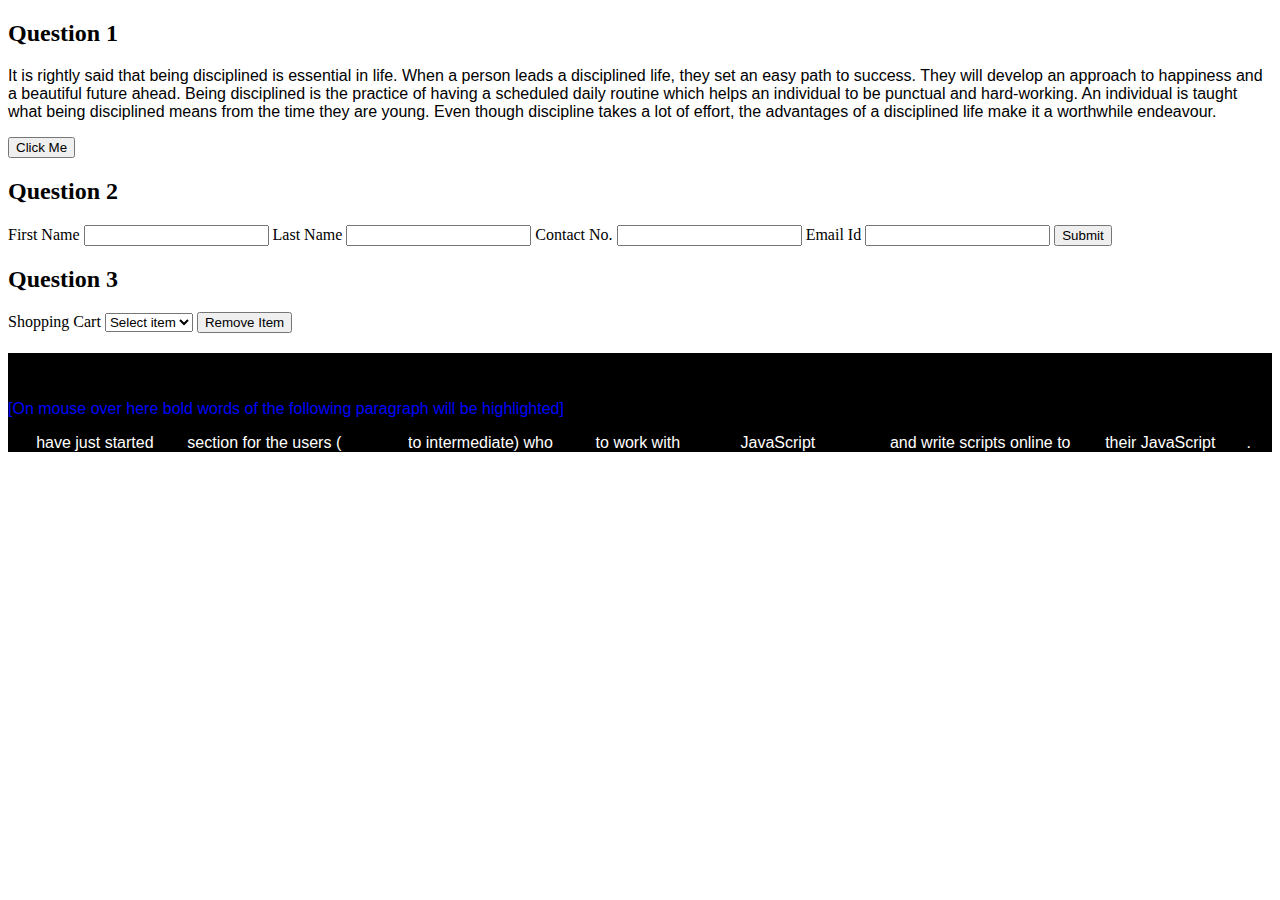
<file: Modules/WPT/ASSIGNMENTS/Assignment 2/index.html>
<!DOCTYPE html>
<html lang="en">
<head>
    <meta charset="UTF-8">
    <meta name="viewport" content="width=device-width, initial-scale=1.0">
    <title>Assignment 3</title>
    <link rel="stylesheet" href="style.css">
</head>
<body>
    <!-- question 1 -->
    <div>
        <h2>Question 1</h2>
        <p class="paragraph">It is rightly said that being disciplined is essential in life. When a person leads a disciplined life, they set an easy path to success. They will develop an approach to happiness and a beautiful future ahead. Being disciplined is the practice of having a scheduled daily routine which helps an individual to be punctual and hard-working. An individual is taught what being disciplined means from the time they are young. Even though discipline takes a lot of effort, the advantages of a disciplined life make it a worthwhile endeavour. </p>
        <button onclick="changeStyle()">Click Me</button>
    </div>

    <!-- question 2 -->
     <div>
        <h2>Question 2</h2>
        <form id="form">
            <label for="firstname">First Name</label>
            <input type="text" name="firstname" id="firstname">
            <label for="lastname">Last Name</label>
            <input type="text" name="lastname" id="lastname">
            <label for="contact">Contact No.</label>
            <input type="tel" name="contact" id="contact">
            <label for="email">Email Id</label>
            <input type="email" name="email" id="email">
            <button type="submit" id="submit">Submit</button>
        </form>
        <div id="show"></div>
     </div>

    <!-- question 3 -->
     <div>
        <h2>Question 3</h2>
        <label for="cart">Shopping Cart</label>
        <select name="cart" id="cart">
            <option value="">Select item</option>
            <option value="apple" data-icon="fa-solid fa-xmark">Apple <i class="fa-solid fa-xmark"></i></option>
            <option value="mango">Mango <i class="fa-solid fa-xmark"></i></option>
            <option value="guava">Guava <i class="fa-solid fa-xmark"></i></option>
            <option value="pineapple">Pineapple <i class="fa-solid fa-xmark"></i></option>
            <option value="kiwi">Kiwi <i class="fa-solid fa-xmark"></i></option>
        </select>
        <button id="removeButton">Remove Item</button>
     </div>

    <!-- question 4 -->
     <div class="hovereffect">
        <h2>Question 4</h2>
        <p onmouseover="boldwords()" id="para1">[On mouse over here bold words of the following paragraph will be highlighted] </p>
        <p id="para2">
            <span>We</span> have just started <span>this</span> section for the users (<span>beginner</span> to intermediate) who <span>want</span> to work with <span>various</span> JavaScript <span>problems</span> and write scripts online to <span>test</span> their JavaScript <span>skill</span>.</p>
     </div>
    
     
    <script src="script.js"></script>
</body>
</html>
</file>
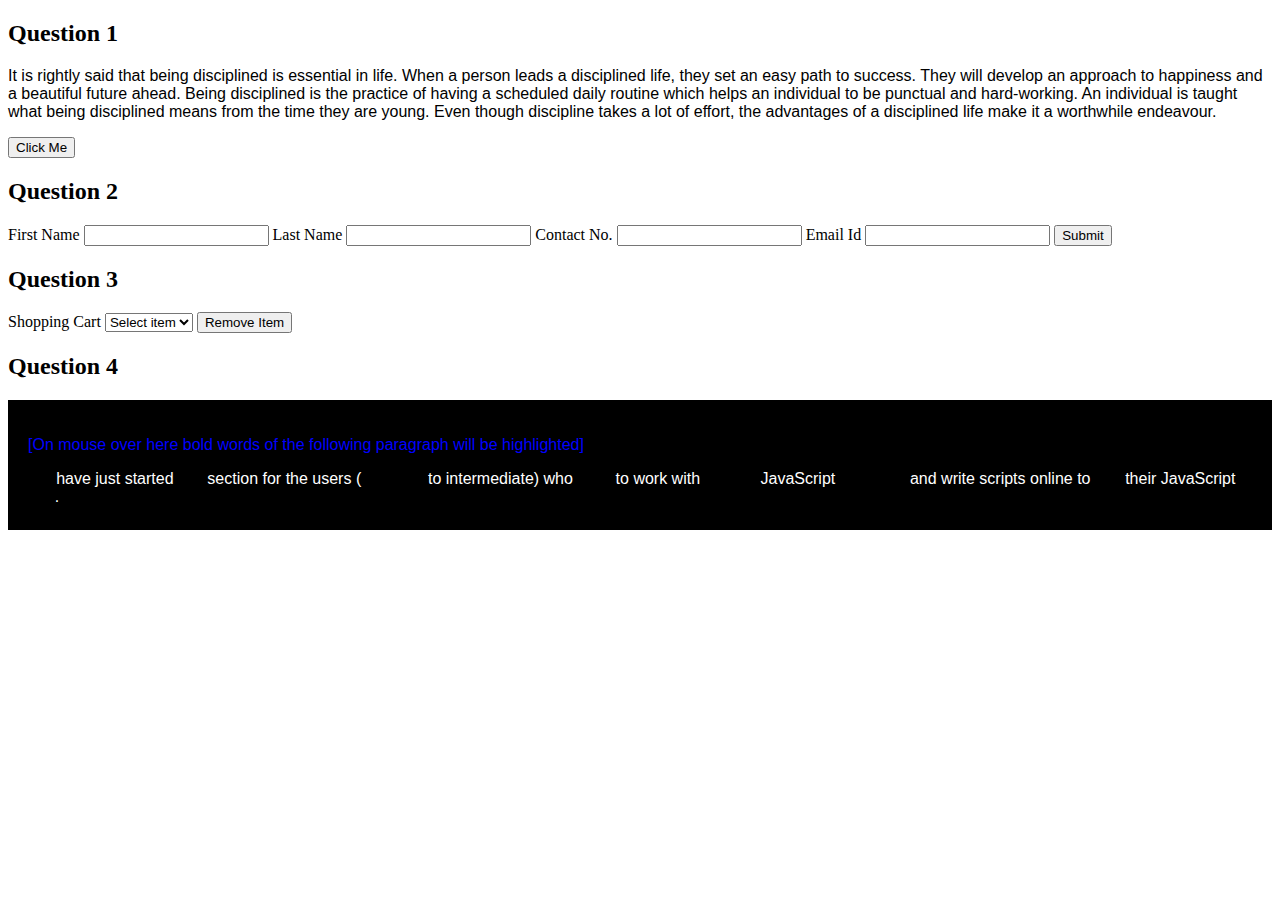
<file: Modules/WPT/ASSIGNMENTS/Assignment 3/index.html>
<!DOCTYPE html>
<html lang="en">
<head>
    <meta charset="UTF-8">
    <meta name="viewport" content="width=device-width, initial-scale=1.0">
    <title>Assignment 3</title>
    <link rel="stylesheet" href="style.css">
</head>
<body>
    <!-- question 1 -->
    <div>
        <h2>Question 1</h2>
        <p class="paragraph">It is rightly said that being disciplined is essential in life. When a person leads a disciplined life, they set an easy path to success. They will develop an approach to happiness and a beautiful future ahead. Being disciplined is the practice of having a scheduled daily routine which helps an individual to be punctual and hard-working. An individual is taught what being disciplined means from the time they are young. Even though discipline takes a lot of effort, the advantages of a disciplined life make it a worthwhile endeavour. </p>
        <button onclick="changeStyle()">Click Me</button>
    </div>

    <!-- question 2 -->
     <div>
        <h2>Question 2</h2>
        <form id="form">
            <label for="firstname">First Name</label>
            <input type="text" name="firstname" id="firstname">
            <label for="lastname">Last Name</label>
            <input type="text" name="lastname" id="lastname">
            <label for="contact">Contact No.</label>
            <input type="tel" name="contact" id="contact">
            <label for="email">Email Id</label>
            <input type="email" name="email" id="email">
            <button type="submit" id="submit">Submit</button>
        </form>
        <div id="show">

        </div>
     </div>

    <!-- question 3 -->
     <div>
        <h2>Question 3</h2>
        <label for="cart">Shopping Cart</label>
        <select name="cart" id="cart">
            <option value="">Select item</option>
            <option value="apple" data-icon="fa-solid fa-xmark">Apple <i class="fa-solid fa-xmark"></i></option>
            <option value="mango">Mango <i class="fa-solid fa-xmark"></i></option>
            <option value="guava">Guava <i class="fa-solid fa-xmark"></i></option>
            <option value="pineapple">Pineapple <i class="fa-solid fa-xmark"></i></option>
            <option value="kiwi">Kiwi <i class="fa-solid fa-xmark"></i></option>
        </select>
        <button id="removeButton">Remove Item</button>
     </div>

    <!-- question 4 -->
    <h2>Question 4</h2>
     <div class="hovereffect">        
        <p onmouseover="boldwords()" id="para1">[On mouse over here bold words of the following paragraph will be highlighted] </p>
        <p id="para2">
            <span>We</span> have just started <span>this</span> section for the users (<span>beginner</span> to intermediate) who <span>want</span> to work with <span>various</span> JavaScript <span>problems</span> and write scripts online to <span>test</span> their JavaScript <span>skill</span>.</p>
     </div>
    
     
    <script src="script.js"></script>
</body>
</html>
</file>
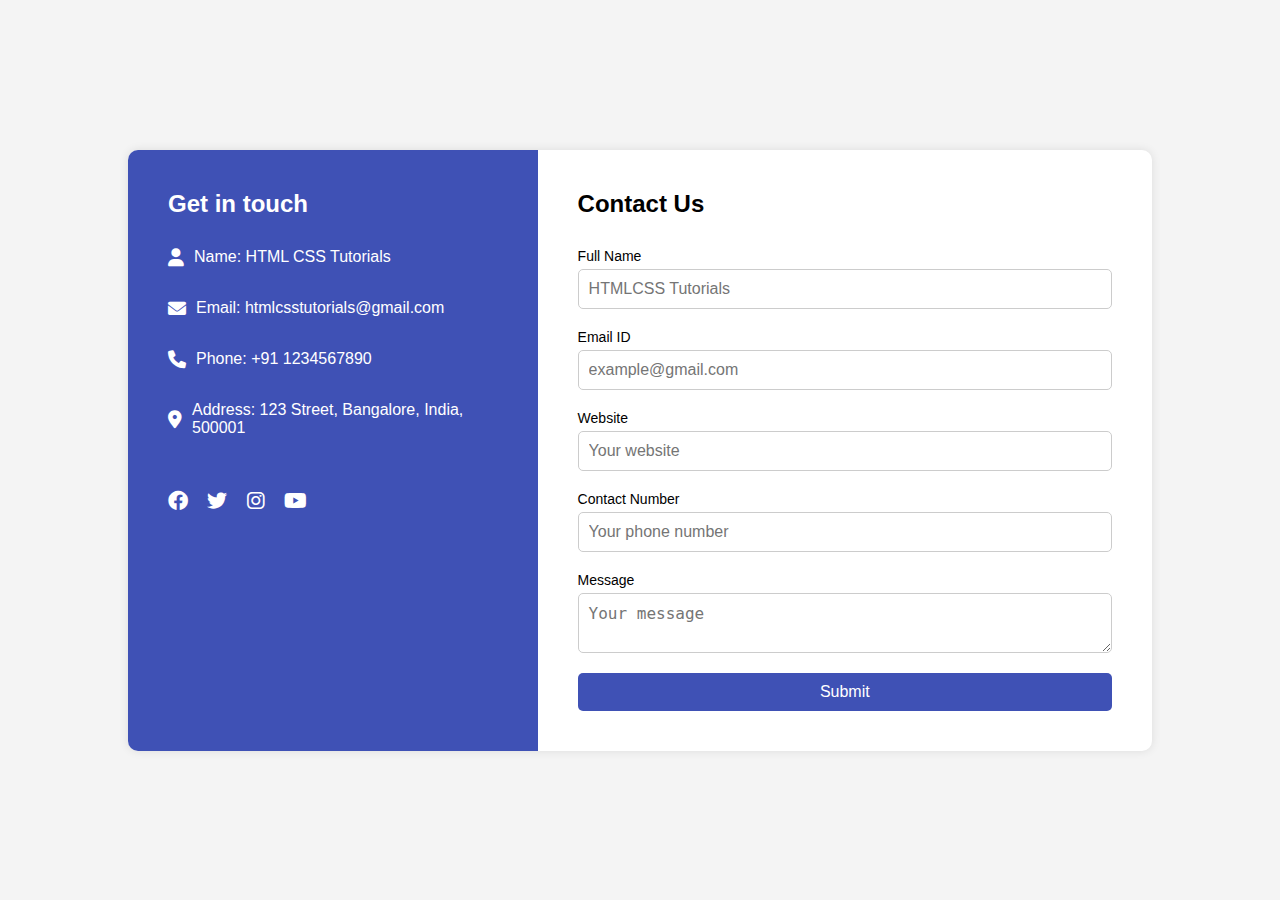
<file: Modules/WPT/ASSIGNMENTS/Assignement 1/ContactUS Page/index.html>
<!DOCTYPE html>
<html lang="en">
<head>
    <meta charset="UTF-8">
    <meta name="viewport" content="width=device-width, initial-scale=1.0">
    <title>Contact Form</title>
    <link rel="stylesheet" href="style.css">
    <link rel="stylesheet" href="https://cdnjs.cloudflare.com/ajax/libs/font-awesome/6.0.0-beta3/css/all.min.css">

</head>
<body>
    <div class="container">
        <div class="contact-info">
            <h2>Get in touch</h2>
            <ul>
                <li><i class="fas fa-user"></i> Name: HTML CSS Tutorials</li><br>
                <li><i class="fas fa-envelope"></i> Email: htmlcsstutorials@gmail.com</li><br>
                <li><i class="fas fa-phone"></i> Phone: +91 1234567890</li><br>
                <li><i class="fas fa-map-marker-alt"></i> Address: 123 Street, Bangalore, India, 500001</li><br>
            </ul>
            <div class="social-icons">
                <a href="#"><i class="fab fa-facebook"></i></a>
                <a href="#"><i class="fab fa-twitter"></i></a>
                <a href="#"><i class="fab fa-instagram"></i></a>
                <a href="#"><i class="fab fa-youtube"></i></a>
            </div>
        </div>
        <div class="contact-form">
            <h2>Contact Us</h2>
            <form>
                <label for="name">Full Name</label>
                <input type="text" id="name" placeholder="HTMLCSS Tutorials" required>
                
                <label for="email">Email ID</label>
                <input type="email" id="email" placeholder="example@gmail.com" required>
                
                <label for="website">Website</label>
                <input type="url" id="website" placeholder="Your website">
                
                <label for="phone">Contact Number</label>
                <input type="tel" id="phone" placeholder="Your phone number">
                
                <label for="message">Message</label>
                <textarea id="message" placeholder="Your message"></textarea>
                
                <button type="submit">Submit</button>
            </form>
        </div>
    </div>
</body>
</html>
</file>
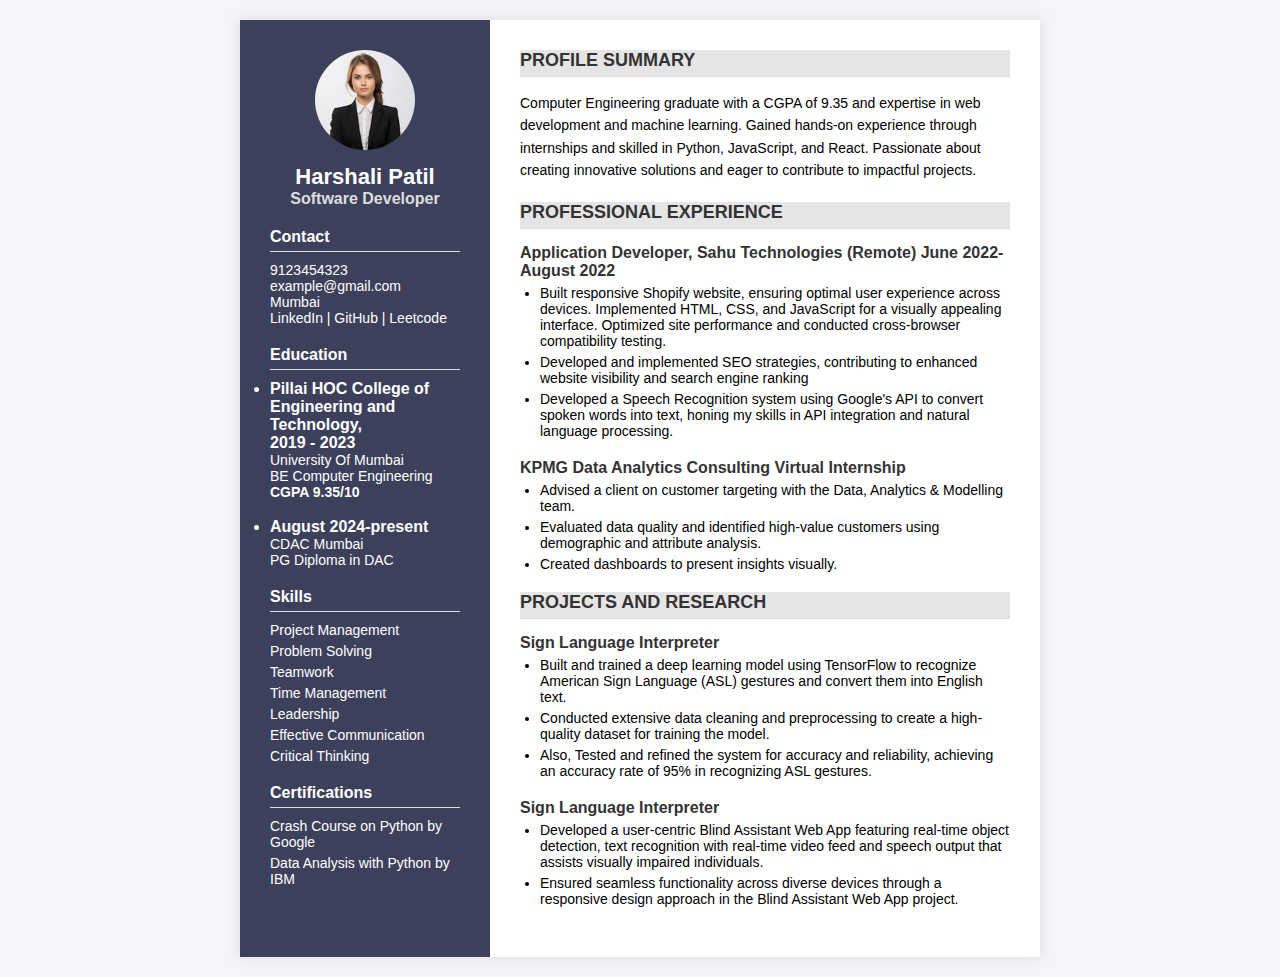
<file: Modules/WPT/ASSIGNMENTS/Assignement 1/Resume/index.html>
<!DOCTYPE html>
<html lang="en">
<head>
    <meta charset="UTF-8">
    <meta name="viewport" content="width=device-width, initial-scale=1.0">
    <title>Resume Template</title>
    <link rel="stylesheet" href="style.css">

    <link rel="stylesheet" href="https://cdnjs.cloudflare.com/ajax/libs/font-awesome/6.6.0/css/all.min.css" integrity="sha512-Kc323vGBEqzTmouAECnVceyQqyqdsSiqLQISBL29aUW4U/M7pSPA/gEUZQqv1cwx4OnYxTxve5UMg5GT6L4JJg==" crossorigin="anonymous" referrerpolicy="no-referrer" />
</head>
<body>
    <div class="resume">
        <div class="sidebar">
            <div class="profile">
                <img src="image.png" alt="Profile Picture">
                <h1>Harshali Patil</h1>
                <h2>Software Developer</h2>
            </div>
            <div class="contact">
                <h3> Contact</h3>
                <p><i class="fa-solid fa-phone"></i> 9123454323</p>
                <p><i class="fa-regular fa-envelope"></i> example@gmail.com</p>
                <p><i class="fa-solid fa-location-dot"></i> Mumbai</p>
                <p>LinkedIn | GitHub | Leetcode</p>
            </div>
            <div class="education">
                <h3>Education</h3>
                <ul>
                    <li>
                        <b>Pillai HOC College of Engineering and Technology,</b>
                        <br><strong>2019 - 2023</strong>
                        <p>University Of Mumbai</p>
                        <p>BE Computer Engineering</p>
                        <p><b>CGPA 9.35/10</b></p>
                    </li><br>
                    <li>
                        <strong>August 2024-present</strong><br>
                        <p>CDAC Mumbai</p>
                        <p>PG Diploma in DAC</p>
                    </li>
                </ul>
            </div>
            <div class="skills">
                <h3>Skills</h3>
                <ul>
                    <li>Project Management</li>
                    <li>Problem Solving</li>
                    <li>Teamwork</li>
                    <li>Time Management</li>
                    <li>Leadership</li>
                    <li>Effective Communication</li>
                    <li>Critical Thinking</li>
                </ul>
            </div>
            <div class="languages">
                <h3>Certifications</h3>
                <ul>
                    <li>Crash Course on Python by Google</li>
                    <li>Data Analysis with Python by IBM</li>
                </ul>
            </div>
        </div>
        <div class="main-content">
            <div class="profile-summary">
                <h3>PROFILE SUMMARY</h3>
                <p>Computer Engineering graduate with a CGPA of 9.35 and expertise in web development and machine learning. Gained hands-on experience through internships and skilled in Python, JavaScript, and React. Passionate about creating innovative solutions and eager to contribute to impactful projects.</p>
                <!-- <p>Lorem ipsum dolor sit amet, consectetur adipiscing elit. Sed do eiusmod tempor incididunt ut labore et dolore magna aliqua...</p> -->
            </div>
            <div class="experience">
                
                <h3>PROFESSIONAL EXPERIENCE</h3>
                <div class="job">
                    <!-- <h4>Borcelle Studio</h4> -->
                    <h4>Application Developer, Sahu Technologies (Remote) June 2022-August 2022</h4>
                    <ul>
                        <li>Built responsive Shopify website, ensuring optimal user experience across devices. Implemented HTML, CSS,
                            and JavaScript for a visually appealing interface. Optimized site performance and conducted cross-browser
                            compatibility testing.</li>
                        <li>Developed and implemented SEO strategies, contributing to enhanced website visibility and search engine ranking</li>
                        <li>Developed a Speech Recognition system using Google's API to convert spoken words into text, honing my
                            skills in API integration and natural language processing.</li>
                    </ul>
                </div>
                <div class="job">
                    <h4>KPMG Data Analytics Consulting Virtual Internship</h4>
                    <ul>
                        <li>Advised a client on customer targeting with the Data, Analytics & Modelling team.</li>
                        <li>Evaluated data quality and identified high-value customers using demographic and attribute analysis.</li>
                        <li>Created dashboards to present insights visually.</li>
                    </ul>
                </div>
                
            </div>
            <div class="projects">
                <h3>PROJECTS AND RESEARCH</h3>
                <div class="job">
                    <!-- <h4>Borcelle Studio</h4> -->
                    <h4>Sign Language Interpreter</h4>
                    <ul>
                        <li>Built and trained a deep learning model using TensorFlow to recognize American Sign Language (ASL) gestures
                            and convert them into English text.
                        <li>Conducted extensive data cleaning and preprocessing to create a high-quality dataset for training the model.
                        </li><li>Also, Tested and refined the system for accuracy and reliability, achieving an accuracy rate of 95% in
                            recognizing ASL gestures.</li>
                        </li>                        
                    </ul>
                </div>
                <div class="job">
                    <!-- <h4>Borcelle Studio</h4> -->
                    <h4>Sign Language Interpreter</h4>
                    <ul>
                        <li>Developed a user-centric Blind Assistant Web App  featuring real-time
                            object detection, text recognition with real-time video feed and speech output that assists visually impaired
                            individuals.</li>
                            <li>Ensured seamless functionality across diverse devices through a responsive design approach in the Blind
                                Assistant Web App project.</li>
                            </li>                        
                    </ul>
                </div>
            </div>
        </div>
    </div>
</body>
</html>
</file>
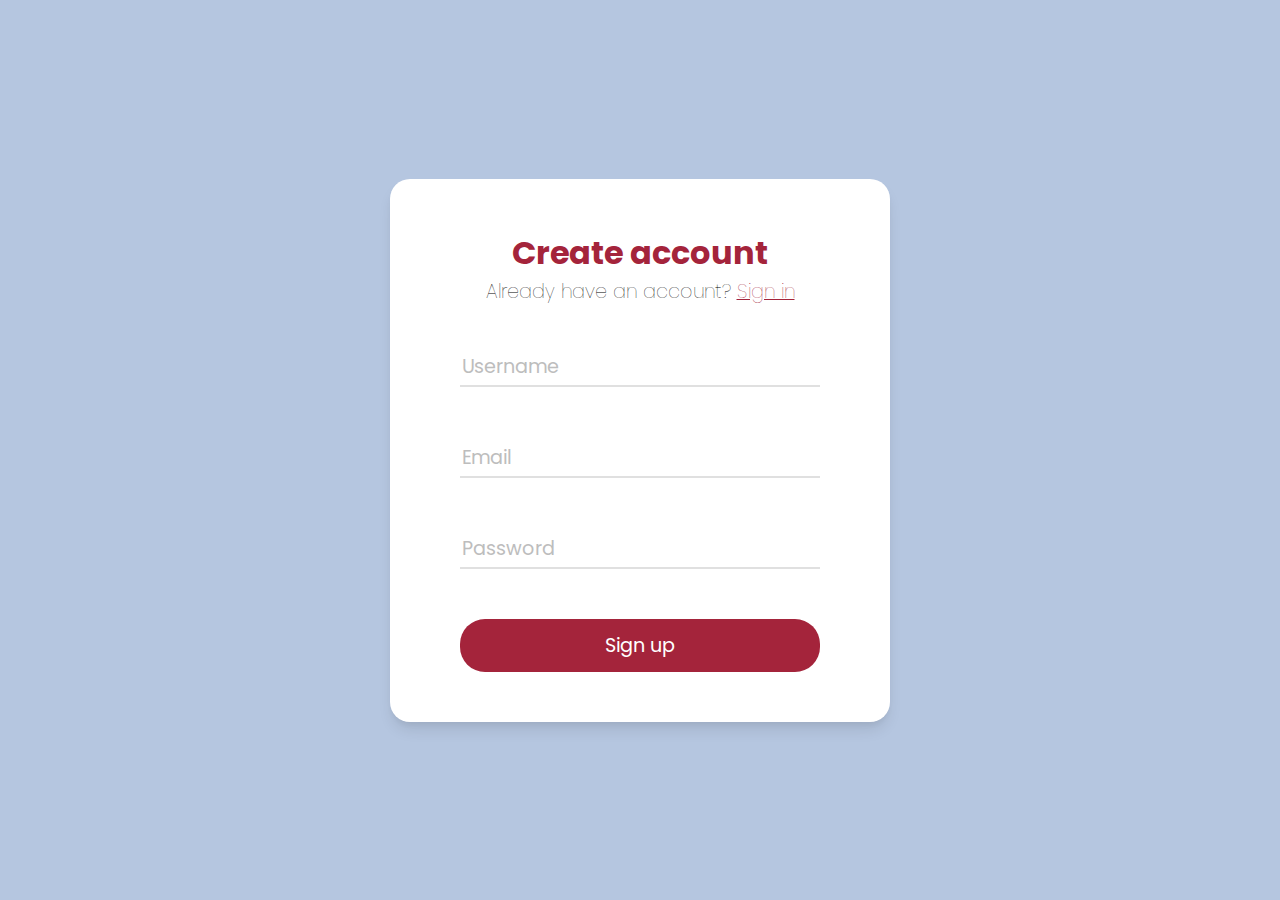
<file: Modules/WPT/ASSIGNMENTS/Assignement 1/SignUp Page/index.html>
<!DOCTYPE html>
<html lang="en">
<head>
    <meta charset="UTF-8">
    <meta name="viewport" content="width=device-width, initial-scale=1.0">
    <title>Sign Up Page</title>
    <link rel="stylesheet" href="style.css">
</head>
<body>
    <form class="signup" onsubmit="return false" autocomplete="off">
        <h1>Create account</h1>
        <h2>Already have an account? <span>Sign in</span></h2>
      
        <div class="signup__field">
          <input class="signup__input" type="text" name="username" id="username" required />
          <label class="signup__label" for="username">Username</label>
        </div>
      
        <div class="signup__field">
          <input class="signup__input" type="text" name="email" id="email" required />
          <label class="signup__label" for="email">Email</label>
        </div>
      
        <div class="signup__field">
          <input class="signup__input" type="password" name="password" id="password" required />
          <label class="signup__label" for="password">Password</label>
        </div>
      
        <button>Sign up</button>
      </form>
</body>
</html>
</file>
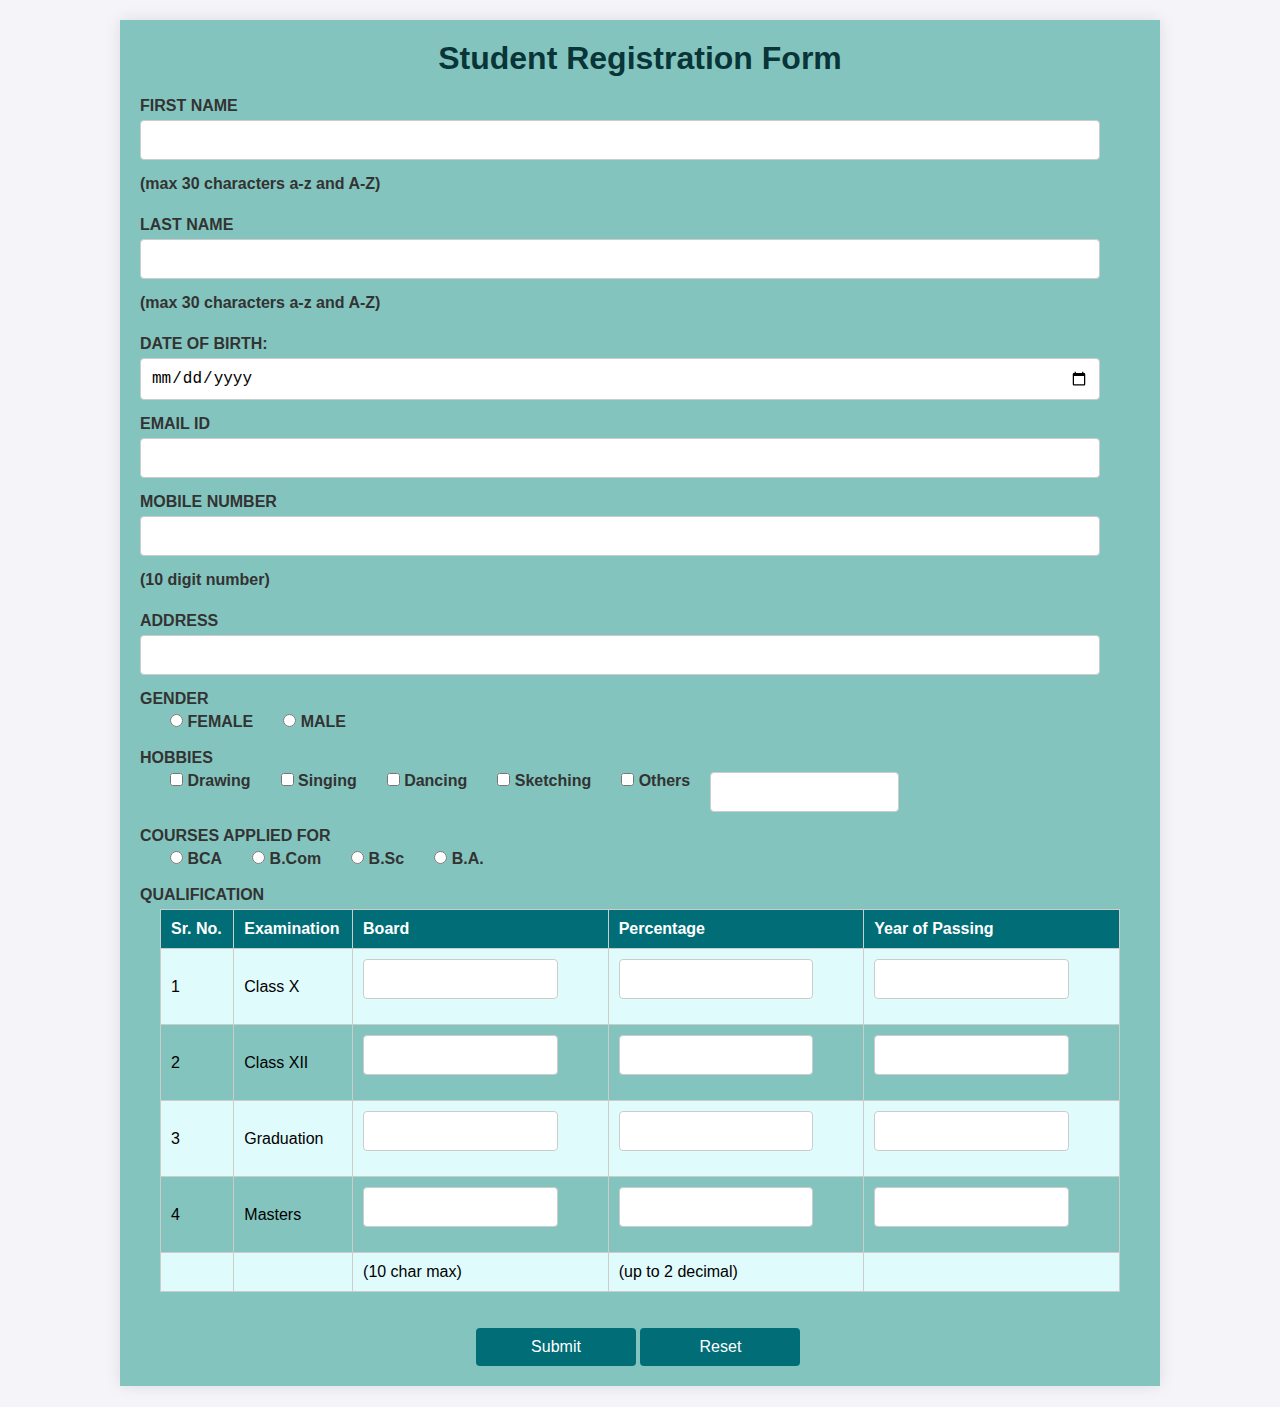
<file: Modules/WPT/ASSIGNMENTS/Assignement 1/Student Registration Form/index.html>
<!DOCTYPE html>
<html lang="en">
<head>
    <meta charset="UTF-8">
    <meta name="viewport" content="width=device-width, initial-scale=1.0">
    <title>Student Registration Form</title>
    <link rel="stylesheet" href="style.css">
</head>
<body>
    
    <div class="container">
        <h1>Student Registration Form</h1>
        <form action="submit.php" method="get">
            <label for="fname">FIRST NAME</label>
            <input type="text" name="fname" id="fname">
            <label for="">(max 30 characters a-z and A-Z)</label><br>

            <label for="lastname">LAST NAME </label>
            <input type="text" name="lastname" id="lastname">
            <label for="">(max 30 characters a-z and A-Z)</label><br>

            <label for="birthday">DATE OF BIRTH: </label>
            <input type="date" id="birthday" name="birthday">

            <label for="email">EMAIL ID</label>
            <input type="text" name="email" id="email">

            <label for="mobile">MOBILE NUMBER</label>
            <input type="number" name="mobile" id="mobile">
            <label for="">(10 digit number)</label><br>

            <label for="fname">ADDRESS</label>
            <input type="text" name="fname" id="fname">

            <label for="gender">GENDER</label>
            <div class="flex-container">
                <div>
                    <input type="radio" name="gender" id="female" value="female">
                    <label for="female">FEMALE</label>
                </div>
                <div>
                    <input type="radio" name="gender" id="male" value="male">
                    <label for="male">MALE</label>
                </div>
            </div>
<br>
            <label for="hobbies">HOBBIES</label>
            <div class="flex-container">
                <div>
                    <input type="checkbox" name="hobbies" value="drawing" id="drawing">
                    <label for="drawing">Drawing</label>
                </div>
                <div>
                    <input type="checkbox" name="hobbies" value="singing" id="singing">
                    <label for="singing">Singing</label>
                </div>
                <div>
                    <input type="checkbox" name="hobbies" value="dancing" id="dancing">
                    <label for="dancing">Dancing</label>
                </div>
                <div>
                    <input type="checkbox" name="hobbies" value="sketching" id="sketching">
                    <label for="sketching">Sketching</label>
                </div>
                <div>
                    <input type="checkbox" name="hobbies" value="others" id="others">
                    <label for="others">Others</label>
                </div>
                <div>
                    <input type="text" name="other_hobby" id="other_hobby">
                </div>
            </div>

            <label for="">COURSES APPLIED FOR</label>
            <div class="flex-container">
                <div>
                    <input type="radio" name="course" value="BCA" id="bca">
                    <label for="bca">BCA</label>
                </div>
                <div>
                    <input type="radio" name="course" value="BCom" id="bcom">
                    <label for="bcom">B.Com</label>
                </div>
                <div>
                    <input type="radio" name="course" value="BSc" id="bsc">
                    <label for="bsc">B.Sc</label>
                </div>
                <div>
                    <input type="radio" name="course" value="BA" id="ba">
                    <label for="ba">B.A.</label>
                </div>
            </div>
            <br>
            <label for="">QUALIFICATION</label>
            <table>
                <tr>
                    <th>Sr. No.</th>
                    <th>Examination</th>
                    <th>Board</th>
                    <th>Percentage</th>
                    <th>Year of Passing</th>
                </tr>
                <tr>
                    <td>1</td>
                    <td>Class X</td>
                    <td><input type="text" name="board_x" id="board_x"></td>
                    <td><input type="number" name="percentage_x" id="percentage_x"></td>
                    <td><input type="number" name="year_x" id="year_x"></td>
                </tr>
                <tr>
                    <td>2</td>
                    <td>Class XII</td>
                    <td><input type="text" name="board_xii" id="board_xii"></td>
                    <td><input type="number" name="percentage_xii" id="percentage_xii"></td>
                    <td><input type="number" name="year_xii" id="year_xii"></td>
                </tr>
                <tr>
                    <td>3</td>
                    <td>Graduation</td>
                    <td><input type="text" name="board_grad" id="board_grad"></td>
                    <td><input type="number" name="percentage_grad" id="percentage_grad"></td>
                    <td><input type="number" name="year_grad" id="year_grad"></td>
                </tr>
                <tr>
                    <td>4</td>
                    <td>Masters</td>
                    <td><input type="text" name="board_masters" id="board_masters"></td>
                    <td><input type="number" name="percentage_masters" id="percentage_masters"></td>
                    <td><input type="number" name="year_masters" id="year_masters"></td>
                </tr>
                <tr>
                    <td></td>
                    <td></td>
                    <td>(10 char max)</td>
                    <td>(up to 2 decimal)</td>
                    <td></td>
                </tr>
                
            </table>
            
            <br><br>

            <!-- <button type="submit">Submit</button>
            <button type="reset">Reset</button> -->
        </form>
        <button type="submit" id="submit">Submit</button>
        <button type="reset" id="reset">Reset</button>
    </div>
</body>
</html>
</file>
<file: Modules/WPT/ASSIGNMENTS/Assignment 2/style.css>
p{
    font-family: Arial, sans-serif;
    font-size: 16px;
    color: black;
}

.hovereffect{
    background-color: black;

}

#para1{
    color: blue;
    cursor: pointer;
}
#para2{
    color: white;
}
span{
    color: black;
}
</file>
<file: Modules/WPT/ASSIGNMENTS/Assignment 3/style.css>
p{
    font-family: Arial, sans-serif;
    font-size: 16px;
    color: black;
}

.hovereffect{
    background-color: black;
    padding: 20px;
    height: 10vh;

}

#para1{
    color: blue;
    cursor: pointer;
}
#para2{
    color: white;
}
span{
    color: black;
}
</file>
<file: Modules/WPT/ASSIGNMENTS/Assignement 1/ContactUS Page/style.css>
* {
    margin: 0;
    padding: 0;
    box-sizing: border-box;
}

body {
    font-family: Arial, sans-serif;
    display: flex;
    justify-content: center;
    align-items: center;
    height: 100vh;
    background-color: #f4f4f4;
}

.container {
    display: flex;
    width: 80%;
    max-width: 1200px;
    background-color: #fff;
    box-shadow: 0 0 10px rgba(0, 0, 0, 0.1);
    border-radius: 10px;
    overflow: hidden;
}

.contact-info {
    background-color: #3f51b5;
    color: white;
    width: 40%;
    padding: 40px;
}

.contact-info h2 {
    margin-bottom: 30px;
    font-size: 24px;
}

.contact-info ul {
    list-style: none;
    margin-bottom: 20px;
}

.contact-info ul li {
    margin-bottom: 15px;
    font-size: 16px;
    display: flex;
    align-items: center;
}

.contact-info ul li i {
    margin-right: 10px;
    font-size: 18px;
}

.social-icons {
    margin-top: 20px;
}

.social-icons a {
    color: white;
    margin-right: 15px;
    font-size: 20px;
    text-decoration: none;
}

.contact-form {
    width: 60%;
    padding: 40px;
}

.contact-form h2 {
    margin-bottom: 30px;
    font-size: 24px;
}

.contact-form form {
    display: flex;
    flex-direction: column;
}

.contact-form label {
    font-size: 14px;
    margin-bottom: 5px;
}

.contact-form input,
.contact-form textarea {
    margin-bottom: 20px;
    padding: 10px;
    font-size: 16px;
    border: 1px solid #ccc;
    border-radius: 5px;
    width: 100%;
}

.contact-form button {
    padding: 10px;
    background-color: #3f51b5;
    color: white;
    font-size: 16px;
    border: none;
    cursor: pointer;
    border-radius: 5px;
}

.contact-form button:hover {
    background-color: #283593;
}
</file>
<file: Modules/WPT/ASSIGNMENTS/Assignement 1/Resume/style.css>
* {
    margin: 0;
    padding: 0;
    box-sizing: border-box;
}

body {
    font-family: Arial, sans-serif;
    background-color: #f4f4f9;
    padding: 20px;
    display: flex;
    justify-content: center;
}

.resume {
    width: 800px;
    display: flex;
    background-color: white;
    box-shadow: 0px 0px 15px rgba(0, 0, 0, 0.1);
}

.sidebar {
    width: 250px;
    /* background-color: #2f3a4f; */
    /* background-color: #023047; */
    /* background-color: #e07a5f; */
    background-color: #3d405b;
    color: white;
    padding: 30px;
}

.profile {
    text-align: center;
    margin-bottom: 20px;
}

.profile img {
    width: 100px;
    height: 100px;
    border-radius: 50%;
    margin-bottom: 10px;
}

.profile h1 {
    font-size: 22px;
}

.profile h2 {
    font-size: 16px;
    color: #ddd;
}

.contact, .education, .skills, .languages {
    margin-bottom: 20px;
}

.contact h3, .education h3, .skills h3, .languages h3 {
    margin-bottom: 10px;
    font-size: 16px;
    border-bottom: 1px solid #ddd;
    padding-bottom: 5px;
}

.contact p, .education p, .skills ul, .languages ul {
    font-size: 14px;
}

.skills ul, .languages ul {
    list-style-type: none;
}

.skills ul li, .languages ul li {
    margin-bottom: 5px;
}

.main-content {
    width: calc(100% - 250px);
    padding: 30px;
}

.main-content h3 {
    font-size: 18px;
    color: #333;
    margin-bottom: 15px;
    border-bottom: 1px solid #ddd;
    padding-bottom: 5px;
}

.profile-summary {
    margin-bottom: 20px;
}

.profile-summary h3{
    background-color: #e5e5e5;
}
.profile-summary p {
    font-size: 14px;
    line-height: 1.6;
    
}
.experience h3{
    background-color: #e5e5e5;
}

.experience .job {
    margin-bottom: 20px;
    
}

.experience .job h4 {
    font-size: 16px;
    color: #333;
    margin-bottom: 5px;
}

.experience .job p {
    font-size: 14px;
    color: #666;
    margin-bottom: 10px;
}

.experience .job ul {
    list-style-type: disc;
    margin-left: 20px;
}

.experience .job ul li {
    margin-bottom: 5px;
    font-size: 14px;
}


.projects h3{
    background-color: #e5e5e5;
}
.projects .job {
    margin-bottom: 20px;
}

.projects .job h4 {
    font-size: 16px;
    color: #333;
    margin-bottom: 5px;
}

.projects .job p {
    font-size: 14px;
    color: #666;
    margin-bottom: 10px;
}

.projects .job ul {
    list-style-type: disc;
    margin-left: 20px;
}

.projects .job ul li {
    margin-bottom: 5px;
    font-size: 14px;
}
</file>
<file: Modules/WPT/ASSIGNMENTS/Assignement 1/SignUp Page/style.css>
@import url("https://fonts.googleapis.com/css2?family=Poppins&display=swap");

* {
  margin: 0;
  padding: 0;
  box-sizing: border-box;
  font-family: "Poppins", sans-serif;
}

body {
  /* background-color: #4b111b; */
  background-color: #b5c6e0;
  width: 100%;
  min-height: 100vh;

  display: flex;
  align-items: center;
  justify-content: center;
}

button,
input {
  border: none;
  outline: none;
}

/****************
      FORM
*****************/
.signup {
  background-color: white;
  width: 100%;
  max-width: 500px;
  padding: 50px 70px;
  display: flex;
  flex-direction: column;
  justify-content: center;

  border-radius: 20px;
  box-shadow: 0 10px 15px -3px rgba(0, 0, 0, 0.1),
    0 4px 6px -2px rgba(0, 0, 0, 0.05);
}

h1 {
  text-align: center;
  color: #a4243b;
}
h2 {
  text-align: center;
  font-size: 1.2rem;
  font-weight: lighter;

  margin-bottom: 40px;
}

h2 span {
  text-decoration: underline;
  cursor: pointer;
  color: #a4243b;
}

/*  Field */
.signup__field {
  display: flex;
  flex-direction: column;
  width: 100%;
  position: relative;
  margin-bottom: 50px;
}

.signup__field:before {
  content: "";
  display: inline-block;
  position: absolute;
  width: 0px;
  height: 2px;
  background: #a4243b;
  bottom: 0;
  left: 50%;
  transform: translateX(-50%);
  transition: all 0.4s ease;
}

.signup__field:hover:before {
  width: 100%;
}

/*  Input */
.signup__input {
  width: 100%;
  height: 100%;
  font-size: 1.2rem;
  padding: 10px 2px 0;
  border-bottom: 2px solid #e0e0e0;
}

/*  Label */
.signup__label {
  color: #bdbdbd;
  position: absolute;
  top: 50%;
  transform: translateY(-50%);
  left: 2px;
  font-size: 1.2rem;
  transition: all 0.3s ease;
}

.signup__input:focus + .signup__label,
.signup__input:valid + .signup__label {
  top: 0;
  font-size: 1rem;
  background-color: white;
}

/*  Button */
button {
  background: #a4243b;
  color: white;
  padding: 12px 0;
  font-size: 1.2rem;
  border-radius: 25px;
  cursor: pointer;
}

button:hover {
  background: #4b111b;
}
</file>
<file: Modules/WPT/ASSIGNMENTS/Assignement 1/Student Registration Form/style.css>
* {
    margin: 0;
    padding: 0;
    box-sizing: border-box;
}

body {
    font-family: Arial, sans-serif;
    background-color: #f4f4f9;
    padding: 20px;
    display: flex;
    justify-content: center;
}

.container {
    padding: 20px;
    width: 65rem;
    height: auto; 
    background-color: #83c5be;
    box-shadow: 0px 0px 15px rgba(0, 0, 0, 0.1);
}
.container h1{
    text-align: center;
    color: #093538;
}

form {
    display: flex;
    flex-direction: column; 
    align-items: flex-start; 
}

label {
    margin-bottom: 5px;
    font-weight: bold;
    color: #333;
    width: 100%; 
}

input[type="text"],
input[type="number"],
input[type="date"],
input[type="email"],
textarea {
    width: calc(100% - 40px); 
    padding: 10px;
    margin-bottom: 15px;
    border: 1px solid #ccc;
    border-radius: 4px;
    font-size: 1rem;
    background-color: #fff;
}

input[type="radio"],
input[type="checkbox"] {
    margin-left: 10px;
}

.flex-container {
    display: flex;
    flex-wrap: wrap; 
    margin-left: 20px; 
}

.flex-container div {
    margin-right: 20px;
}

table {
    width: calc(100% - 40px);
    margin: 0 20px;
    border-collapse: collapse;
}

table th,
table td {
    padding: 10px;
    text-align: left;
    border: 1px solid #ccc;
}

th {
    background-color: #006d77;
    color: white;
    font-weight: bold;
}

tr:nth-child(even) {
    background-color: #e0fbfc;
}

tr:hover {
    background-color: #caf0f8;
}

button {
    width: calc(20% - 40px);
    padding: 10px;
    /* margin: 20px; */
    /* margin-left: 13rem; */
    border: none;
    background-color: #006d77;
    color: white;
    font-size: 1rem;
    border-radius: 4px;
    cursor: pointer;
    transition: background-color 0.3s;
}

#submit{
    margin-left: 21rem;
}

button:hover {
    background-color: #004b50;
}

h1 {
    font-size: 2rem;
    color: #006d77;
    margin-bottom: 20px;
}
</file>
